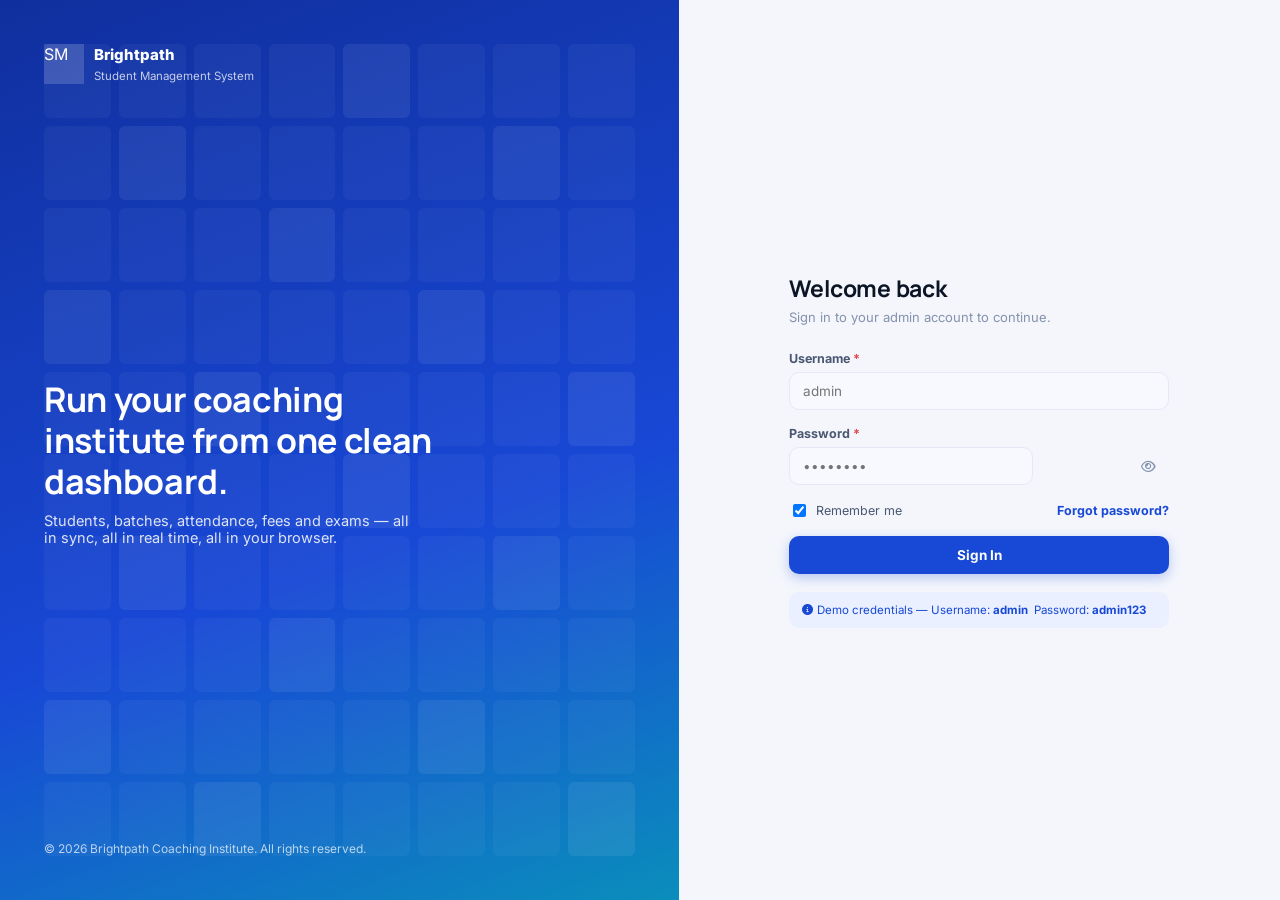
<file: index.html>
<!DOCTYPE html>
<html lang="en">
<head>
<meta charset="UTF-8">
<meta name="viewport" content="width=device-width, initial-scale=1.0">
<title>Student Management System</title>
<link rel="stylesheet" href="css/style.css">
</head>
<body>
<div class="page-loader">
  <div class="spinner dark"></div>
</div>
<script src="app.js"></script>
<script>
  // Entry point: send the user to the dashboard if logged in, else the login page.
  window.location.href = Auth.isLoggedIn() ? 'dashboard.html' : 'login.html';
</script>
</body>
</html>
</file>
<file: css/style.css>
/* =========================================================
   Student Management System — Core Stylesheet
   Design tokens: cobalt blue + white, mint accent, dark mode
   ========================================================= */

:root{
  /* --- Color tokens (light) --- */
  --primary:        #1848D6;
  --primary-dark:   #102F9E;
  --primary-light:  #EAF0FF;
  --accent:         #00C2A8;
  --accent-light:   #E3FBF6;
  --warn:           #F5A524;
  --warn-light:     #FFF6E5;
  --danger:         #E5484D;
  --danger-light:   #FDEBEC;
  --success:        #17B26A;
  --success-light:  #E8FAF1;

  --ink:            #0B1526;
  --ink-soft:       #4A5872;
  --ink-faint:      #8592AC;

  --bg:             #F4F6FC;
  --surface:        #FFFFFF;
  --surface-2:      #F8F9FE;
  --border:         #E4E9F5;
  --border-soft:    #EEF1F9;

  --radius-sm: 8px;
  --radius-md: 14px;
  --radius-lg: 20px;
  --radius-full: 999px;

  --shadow-sm: 0 1px 2px rgba(16,30,80,.06);
  --shadow-md: 0 6px 20px rgba(16,30,80,.08);
  --shadow-lg: 0 16px 40px rgba(16,30,80,.14);

  --font-display: 'Manrope', 'Segoe UI', sans-serif;
  --font-body: 'Inter', 'Segoe UI', sans-serif;
  --font-mono: 'JetBrains Mono', monospace;

  --sidebar-w: 258px;
  --sidebar-w-collapsed: 76px;
  --topbar-h: 68px;

  --transition: .22s cubic-bezier(.4,0,.2,1);
}

[data-theme="dark"]{
  --primary:        #4C7CFF;
  --primary-dark:   #6E97FF;
  --primary-light:  #16234A;
  --accent:         #29D6BC;
  --accent-light:   #0E2E2A;
  --warn-light:     #3A2C10;
  --danger-light:   #3A1618;
  --success-light:  #0F2E22;

  --ink:            #EAEFFC;
  --ink-soft:       #AAB6D3;
  --ink-faint:      #6C7896;

  --bg:             #0B1220;
  --surface:        #131C31;
  --surface-2:      #101828;
  --border:         #223051;
  --border-soft:    #1B2540;

  --shadow-sm: 0 1px 2px rgba(0,0,0,.3);
  --shadow-md: 0 6px 20px rgba(0,0,0,.35);
  --shadow-lg: 0 16px 40px rgba(0,0,0,.5);
}

*,*::before,*::after{ box-sizing:border-box; }
html{ scroll-behavior:smooth; }
body{
  margin:0;
  font-family:var(--font-body);
  background:var(--bg);
  color:var(--ink);
  -webkit-font-smoothing:antialiased;
  transition:background var(--transition), color var(--transition);
}
h1,h2,h3,h4,h5{ font-family:var(--font-display); margin:0; letter-spacing:-.01em; }
p{ margin:0; }
a{ color:inherit; text-decoration:none; }
ul{ list-style:none; margin:0; padding:0; }
button{ font-family:inherit; cursor:pointer; }
input,select,textarea{ font-family:inherit; }
img{ max-width:100%; display:block; }
::selection{ background:var(--primary-light); color:var(--primary); }

/* Respect reduced motion */
@media (prefers-reduced-motion: reduce){
  *{ animation-duration:.001ms !important; transition-duration:.001ms !important; }
}

/* Scrollbars */
::-webkit-scrollbar{ width:9px; height:9px; }
::-webkit-scrollbar-track{ background:transparent; }
::-webkit-scrollbar-thumb{ background:var(--border); border-radius:99px; }
::-webkit-scrollbar-thumb:hover{ background:var(--ink-faint); }

/* =========================================================
   Layout shell: sidebar + topbar + main
   ========================================================= */
.app-shell{ display:flex; min-height:100vh; }

.sidebar{
  width:var(--sidebar-w);
  flex-shrink:0;
  background:var(--surface);
  border-right:1px solid var(--border);
  display:flex; flex-direction:column;
  position:fixed; top:0; left:0; bottom:0;
  z-index:40;
  transition:transform var(--transition), width var(--transition);
}
.sidebar-brand{
  display:flex; align-items:center; gap:10px;
  padding:20px 20px 16px;
  border-bottom:1px solid var(--border-soft);
}
.sidebar-brand .brand-mark{
  width:38px; height:38px; border-radius:11px;
  background:linear-gradient(135deg,var(--primary),var(--accent));
  display:flex; align-items:center; justify-content:center;
  color:#fff; font-family:var(--font-display); font-weight:800; font-size:16px;
  flex-shrink:0;
}
.sidebar-brand .brand-text{ overflow:hidden; }
.sidebar-brand .brand-text strong{ display:block; font-size:15px; font-weight:800; white-space:nowrap; }
.sidebar-brand .brand-text span{ font-size:11.5px; color:var(--ink-faint); white-space:nowrap; }

.sidebar-nav{ flex:1; overflow-y:auto; padding:14px 12px; }
.nav-section-label{
  font-size:11px; text-transform:uppercase; letter-spacing:.08em;
  color:var(--ink-faint); font-weight:700; padding:14px 12px 6px;
}
.nav-link{
  display:flex; align-items:center; gap:12px;
  padding:10px 12px; border-radius:10px;
  color:var(--ink-soft); font-size:14px; font-weight:600;
  margin-bottom:2px; position:relative;
  transition:background var(--transition), color var(--transition);
}
.nav-link i{ width:19px; text-align:center; font-size:15px; flex-shrink:0; }
.nav-link:hover{ background:var(--surface-2); color:var(--ink); }
.nav-link.active{ background:var(--primary-light); color:var(--primary); }
.nav-link.active::before{
  content:''; position:absolute; left:-12px; top:50%; transform:translateY(-50%);
  width:4px; height:18px; border-radius:0 4px 4px 0; background:var(--primary);
}
.nav-link .badge-mini{
  margin-left:auto; background:var(--danger); color:#fff; font-size:10.5px;
  padding:1px 6px; border-radius:99px; font-weight:700;
}
.sidebar-footer{ padding:14px; border-top:1px solid var(--border-soft); }

.main-area{ flex:1; margin-left:var(--sidebar-w); min-width:0; transition:margin var(--transition); }

.topbar{
  height:var(--topbar-h); position:sticky; top:0; z-index:30;
  background:var(--surface); border-bottom:1px solid var(--border);
  display:flex; align-items:center; gap:16px; padding:0 24px;
  backdrop-filter:blur(8px);
}
.topbar .menu-toggle{
  display:none; background:none; border:none; font-size:18px; color:var(--ink-soft);
  width:36px; height:36px; border-radius:9px;
}
.topbar .menu-toggle:hover{ background:var(--surface-2); }
.topbar-title{ font-size:19px; font-weight:800; font-family:var(--font-display); }
.topbar-title span{ display:block; font-size:12px; font-weight:500; color:var(--ink-faint); font-family:var(--font-body); }

.topbar-search{
  margin-left:12px; flex:1; max-width:380px; position:relative; display:none;
}
.topbar-search input{
  width:100%; padding:9px 14px 9px 36px; border-radius:10px; border:1px solid var(--border);
  background:var(--surface-2); font-size:13.5px; color:var(--ink); outline:none;
  transition:border-color var(--transition), box-shadow var(--transition);
}
.topbar-search input:focus{ border-color:var(--primary); box-shadow:0 0 0 3px var(--primary-light); }
.topbar-search i{ position:absolute; left:12px; top:50%; transform:translateY(-50%); color:var(--ink-faint); font-size:13px; }

.topbar-actions{ margin-left:auto; display:flex; align-items:center; gap:8px; }
.icon-btn{
  width:38px; height:38px; border-radius:10px; border:1px solid var(--border);
  background:var(--surface); display:flex; align-items:center; justify-content:center;
  color:var(--ink-soft); font-size:15px; position:relative; transition:all var(--transition);
}
.icon-btn:hover{ background:var(--surface-2); color:var(--primary); border-color:var(--primary-light); }
.icon-btn .dot{
  position:absolute; top:6px; right:7px; width:8px; height:8px; border-radius:50%;
  background:var(--danger); border:2px solid var(--surface);
}
.user-chip{
  display:flex; align-items:center; gap:9px; padding:6px 10px 6px 6px;
  border-radius:99px; border:1px solid var(--border); cursor:pointer; background:var(--surface);
  transition:background var(--transition);
}
.user-chip:hover{ background:var(--surface-2); }
.user-avatar{
  width:30px; height:30px; border-radius:50%; background:linear-gradient(135deg,var(--primary),var(--accent));
  color:#fff; display:flex; align-items:center; justify-content:center; font-weight:700; font-size:12.5px;
  flex-shrink:0;
}
.user-chip .u-name{ font-size:13px; font-weight:700; line-height:1.1; }
.user-chip .u-role{ font-size:11px; color:var(--ink-faint); }

.content{ padding:26px; max-width:1440px; margin:0 auto; }

/* =========================================================
   Notification panel
   ========================================================= */
.notif-panel{
  position:fixed; top:calc(var(--topbar-h) + 8px); right:24px; width:360px; max-height:70vh;
  background:var(--surface); border:1px solid var(--border); border-radius:var(--radius-md);
  box-shadow:var(--shadow-lg); z-index:60; display:flex; flex-direction:column;
  opacity:0; visibility:hidden; transform:translateY(-8px) scale(.98); transform-origin:top right;
  transition:all var(--transition);
}
.notif-panel.open{ opacity:1; visibility:visible; transform:translateY(0) scale(1); }
.notif-head{ padding:16px 18px; border-bottom:1px solid var(--border-soft); display:flex; justify-content:space-between; align-items:center; }
.notif-head h4{ font-size:14.5px; }
.notif-head button{ background:none; border:none; font-size:12px; color:var(--primary); font-weight:700; }
.notif-list{ overflow-y:auto; padding:6px; }
.notif-item{ display:flex; gap:11px; padding:11px 12px; border-radius:10px; transition:background var(--transition); }
.notif-item:hover{ background:var(--surface-2); }
.notif-ico{ width:34px; height:34px; border-radius:9px; flex-shrink:0; display:flex; align-items:center; justify-content:center; font-size:13px; }
.notif-body p{ font-size:12.8px; font-weight:600; line-height:1.4; }
.notif-body span{ font-size:11px; color:var(--ink-faint); }

/* =========================================================
   Cards / Stat cards
   ========================================================= */
.grid{ display:grid; gap:18px; }
.grid-4{ grid-template-columns:repeat(4,1fr); }
.grid-3{ grid-template-columns:repeat(3,1fr); }
.grid-2{ grid-template-columns:repeat(2,1fr); }
@media (max-width:1100px){ .grid-4{grid-template-columns:repeat(2,1fr);} .grid-3{grid-template-columns:repeat(2,1fr);} }
@media (max-width:640px){ .grid-4,.grid-3,.grid-2{grid-template-columns:1fr;} }

.card{
  background:var(--surface); border:1px solid var(--border); border-radius:var(--radius-lg);
  padding:20px; box-shadow:var(--shadow-sm); animation:fadeUp .4s ease both;
}
@keyframes fadeUp{ from{opacity:0; transform:translateY(8px);} to{opacity:1; transform:translateY(0);} }

.stat-card{ display:flex; flex-direction:column; gap:12px; position:relative; overflow:hidden; }
.stat-card .stat-top{ display:flex; align-items:flex-start; justify-content:space-between; }
.stat-card .stat-ico{
  width:42px; height:42px; border-radius:12px; display:flex; align-items:center; justify-content:center; font-size:17px;
}
.stat-card .stat-value{ font-size:26px; font-weight:800; font-family:var(--font-display); }
.stat-card .stat-label{ font-size:12.5px; color:var(--ink-faint); font-weight:600; }
.trend{ font-size:11.5px; font-weight:700; display:inline-flex; align-items:center; gap:3px; padding:2px 7px; border-radius:99px; }
.trend.up{ color:var(--success); background:var(--success-light); }
.trend.down{ color:var(--danger); background:var(--danger-light); }

/* Signature: radial progress ring for "today's attendance" hero stat */
.ring-wrap{ position:relative; width:74px; height:74px; flex-shrink:0; }
.ring-wrap svg{ transform:rotate(-90deg); width:74px; height:74px; }
.ring-wrap circle{ fill:none; stroke-width:7; }
.ring-track{ stroke:var(--border-soft); }
.ring-value{ stroke:var(--accent); stroke-linecap:round; stroke-dasharray:198; stroke-dashoffset:198; animation:ringDraw 1.1s ease forwards .2s; }
@keyframes ringDraw{ to{ stroke-dashoffset:var(--ring-offset,60); } }
.ring-wrap .ring-label{ position:absolute; inset:0; display:flex; align-items:center; justify-content:center; font-size:14px; font-weight:800; font-family:var(--font-display); }

.card-head{ display:flex; align-items:center; justify-content:space-between; margin-bottom:16px; }
.card-head h3{ font-size:15.5px; }
.card-head .muted{ font-size:12px; color:var(--ink-faint); }

/* =========================================================
   Buttons
   ========================================================= */
.btn{
  display:inline-flex; align-items:center; justify-content:center; gap:8px;
  padding:10px 18px; border-radius:10px; font-size:13.5px; font-weight:700;
  border:1px solid transparent; transition:all var(--transition); white-space:nowrap;
}
.btn-primary{ background:var(--primary); color:#fff; box-shadow:0 4px 12px rgba(24,72,214,.28); }
.btn-primary:hover{ background:var(--primary-dark); transform:translateY(-1px); }
.btn-outline{ background:var(--surface); border-color:var(--border); color:var(--ink); }
.btn-outline:hover{ border-color:var(--primary); color:var(--primary); }
.btn-ghost{ background:transparent; color:var(--ink-soft); }
.btn-ghost:hover{ background:var(--surface-2); }
.btn-danger{ background:var(--danger); color:#fff; }
.btn-danger:hover{ background:#c93c40; }
.btn-sm{ padding:6px 12px; font-size:12.5px; border-radius:8px; }
.btn-icon{ width:36px; height:36px; padding:0; border-radius:9px; }
.btn:disabled{ opacity:.5; cursor:not-allowed; }
.btn-block{ width:100%; }

/* =========================================================
   Tables
   ========================================================= */
.table-wrap{ overflow-x:auto; border-radius:var(--radius-md); border:1px solid var(--border); }
table{ width:100%; border-collapse:collapse; min-width:640px; background:var(--surface); }
thead th{
  text-align:left; font-size:11.5px; text-transform:uppercase; letter-spacing:.05em;
  color:var(--ink-faint); font-weight:700; padding:13px 16px; background:var(--surface-2);
  border-bottom:1px solid var(--border); white-space:nowrap;
}
tbody td{ padding:13px 16px; font-size:13.5px; border-bottom:1px solid var(--border-soft); color:var(--ink); }
tbody tr:last-child td{ border-bottom:none; }
tbody tr{ transition:background var(--transition); }
tbody tr:hover{ background:var(--surface-2); }
.cell-main{ display:flex; align-items:center; gap:10px; }
.cell-avatar{
  width:34px; height:34px; border-radius:50%; background:var(--primary-light); color:var(--primary);
  display:flex; align-items:center; justify-content:center; font-weight:700; font-size:12px; flex-shrink:0; overflow:hidden;
}
.cell-avatar img{ width:100%; height:100%; object-fit:cover; }
.cell-title{ font-weight:700; font-size:13.5px; }
.cell-sub{ font-size:11.5px; color:var(--ink-faint); }
.row-actions{ display:flex; gap:6px; }

.badge{ display:inline-flex; align-items:center; gap:5px; font-size:11.5px; font-weight:700; padding:4px 10px; border-radius:99px; }
.badge-success{ background:var(--success-light); color:var(--success); }
.badge-warn{ background:var(--warn-light); color:var(--warn); }
.badge-danger{ background:var(--danger-light); color:var(--danger); }
.badge-primary{ background:var(--primary-light); color:var(--primary); }
.badge-gray{ background:var(--surface-2); color:var(--ink-faint); }

/* =========================================================
   Toolbar / filters / search / pagination
   ========================================================= */
.toolbar{ display:flex; flex-wrap:wrap; gap:10px; align-items:center; margin-bottom:16px; }
.search-box{ position:relative; flex:1; min-width:200px; max-width:320px; }
.search-box input{ width:100%; padding:9px 12px 9px 34px; border-radius:10px; border:1px solid var(--border); background:var(--surface); font-size:13px; outline:none; }
.search-box input:focus{ border-color:var(--primary); box-shadow:0 0 0 3px var(--primary-light); }
.search-box i{ position:absolute; left:11px; top:50%; transform:translateY(-50%); color:var(--ink-faint); font-size:12.5px; }
.select-filter{ padding:9px 30px 9px 12px; border-radius:10px; border:1px solid var(--border); background:var(--surface); font-size:13px; color:var(--ink); outline:none; }

.pagination{ display:flex; align-items:center; justify-content:space-between; margin-top:14px; flex-wrap:wrap; gap:10px; }
.pagination .muted{ font-size:12.5px; color:var(--ink-faint); }
.page-btns{ display:flex; gap:5px; }
.page-btns button{
  width:32px; height:32px; border-radius:8px; border:1px solid var(--border); background:var(--surface);
  font-size:12.5px; font-weight:700; color:var(--ink-soft);
}
.page-btns button.active{ background:var(--primary); color:#fff; border-color:var(--primary); }
.page-btns button:hover:not(.active){ border-color:var(--primary); color:var(--primary); }

/* =========================================================
   Forms
   ========================================================= */
.form-grid{ display:grid; grid-template-columns:1fr 1fr; gap:16px; }
@media (max-width:560px){ .form-grid{ grid-template-columns:1fr; } }
.form-field{ display:flex; flex-direction:column; gap:6px; }
.form-field.full{ grid-column:1/-1; }
.form-field label{ font-size:12.5px; font-weight:700; color:var(--ink-soft); }
.form-field .req{ color:var(--danger); }
.form-field input, .form-field select, .form-field textarea{
  padding:10px 13px; border-radius:10px; border:1px solid var(--border); background:var(--surface-2);
  font-size:13.5px; color:var(--ink); outline:none; transition:all var(--transition);
}
.form-field input:focus, .form-field select:focus, .form-field textarea:focus{
  border-color:var(--primary); background:var(--surface); box-shadow:0 0 0 3px var(--primary-light);
}
.form-field .error-text{ font-size:11.5px; color:var(--danger); display:none; }
.form-field.invalid input, .form-field.invalid select, .form-field.invalid textarea{ border-color:var(--danger); background:var(--danger-light); }
.form-field.invalid .error-text{ display:block; }
.field-hint{ font-size:11px; color:var(--ink-faint); }

.upload-box{
  border:1.5px dashed var(--border); border-radius:12px; padding:16px; text-align:center;
  cursor:pointer; transition:all var(--transition); background:var(--surface-2);
}
.upload-box:hover{ border-color:var(--primary); }
.upload-box i{ font-size:20px; color:var(--ink-faint); margin-bottom:6px; }
.upload-box p{ font-size:12px; color:var(--ink-faint); }
.avatar-preview{ width:64px; height:64px; border-radius:50%; object-fit:cover; margin:0 auto 8px; border:2px solid var(--border); }

/* =========================================================
   Modals
   ========================================================= */
.modal-overlay{
  position:fixed; inset:0; background:rgba(9,15,30,.5); backdrop-filter:blur(3px);
  display:flex; align-items:center; justify-content:center; z-index:100; padding:20px;
  opacity:0; visibility:hidden; transition:all var(--transition);
}
.modal-overlay.open{ opacity:1; visibility:visible; }
.modal{
  background:var(--surface); border-radius:var(--radius-lg); width:100%; max-width:560px;
  max-height:88vh; display:flex; flex-direction:column; box-shadow:var(--shadow-lg);
  transform:scale(.94) translateY(10px); transition:transform var(--transition);
}
.modal-overlay.open .modal{ transform:scale(1) translateY(0); }
.modal.modal-lg{ max-width:760px; }
.modal.modal-sm{ max-width:400px; }
.modal-head{ padding:18px 22px; border-bottom:1px solid var(--border-soft); display:flex; justify-content:space-between; align-items:center; }
.modal-head h3{ font-size:16.5px; }
.modal-close{ width:32px; height:32px; border-radius:9px; border:none; background:var(--surface-2); color:var(--ink-soft); font-size:14px; }
.modal-close:hover{ background:var(--danger-light); color:var(--danger); }
.modal-body{ padding:22px; overflow-y:auto; }
.modal-foot{ padding:16px 22px; border-top:1px solid var(--border-soft); display:flex; justify-content:flex-end; gap:10px; }

/* =========================================================
   Toasts
   ========================================================= */
.toast-stack{ position:fixed; bottom:22px; right:22px; z-index:200; display:flex; flex-direction:column; gap:10px; }
.toast{
  min-width:280px; max-width:340px; background:var(--surface); border:1px solid var(--border); border-left:4px solid var(--primary);
  border-radius:11px; padding:13px 15px; box-shadow:var(--shadow-lg); display:flex; gap:11px; align-items:flex-start;
  animation:toastIn .3s ease both;
}
@keyframes toastIn{ from{opacity:0; transform:translateX(30px);} to{opacity:1; transform:translateX(0);} }
.toast.hide{ animation:toastOut .25s ease forwards; }
@keyframes toastOut{ to{opacity:0; transform:translateX(30px);} }
.toast.success{ border-left-color:var(--success); }
.toast.error{ border-left-color:var(--danger); }
.toast.warn{ border-left-color:var(--warn); }
.toast i{ font-size:15px; margin-top:1px; }
.toast.success i{ color:var(--success); }
.toast.error i{ color:var(--danger); }
.toast.warn i{ color:var(--warn); }
.toast .t-title{ font-size:13px; font-weight:700; }
.toast .t-msg{ font-size:12px; color:var(--ink-faint); margin-top:2px; }
.toast .t-close{ margin-left:auto; background:none; border:none; color:var(--ink-faint); font-size:12px; }

/* Confirm dialog reuses modal-sm */
.confirm-icon{ width:52px; height:52px; border-radius:50%; background:var(--danger-light); color:var(--danger); display:flex; align-items:center; justify-content:center; font-size:20px; margin-bottom:12px; }

/* =========================================================
   Loading / skeleton / spinner
   ========================================================= */
.spinner{ width:18px; height:18px; border:2.5px solid rgba(255,255,255,.4); border-top-color:#fff; border-radius:50%; animation:spin .7s linear infinite; }
.spinner.dark{ border-color:var(--border); border-top-color:var(--primary); }
@keyframes spin{ to{ transform:rotate(360deg); } }
.page-loader{ position:fixed; inset:0; background:var(--bg); z-index:9999; display:flex; align-items:center; justify-content:center; transition:opacity .3s ease; }
.page-loader .spinner{ width:34px; height:34px; border-width:3.5px; }

.skeleton{ background:linear-gradient(90deg,var(--surface-2) 25%,var(--border-soft) 37%,var(--surface-2) 63%); background-size:400% 100%; animation:skeleton 1.4s ease infinite; border-radius:8px; }
@keyframes skeleton{ 0%{background-position:100% 50%;} 100%{background-position:0 50%;} }

/* =========================================================
   Login page
   ========================================================= */
.login-shell{ min-height:100vh; display:flex; }
.login-visual{
  flex:1.1; position:relative; background:linear-gradient(160deg,var(--primary-dark),var(--primary) 60%,var(--accent) 130%);
  display:flex; flex-direction:column; justify-content:space-between; padding:44px; color:#fff; overflow:hidden;
}
.login-visual .lv-top{ display:flex; align-items:center; gap:10px; position:relative; z-index:2; }
.login-visual .lv-top .brand-mark{ background:rgba(255,255,255,.16); }
.login-visual h1{ font-size:34px; line-height:1.2; max-width:420px; position:relative; z-index:2; }
.login-visual p.lead{ font-size:14.5px; opacity:.85; margin-top:10px; max-width:380px; position:relative; z-index:2; }
.login-visual .lv-foot{ font-size:12px; opacity:.7; position:relative; z-index:2; }

/* signature: animated timetable mosaic */
.mosaic{ position:absolute; inset:0; display:grid; grid-template-columns:repeat(8,1fr); grid-template-rows:repeat(10,1fr); gap:8px; padding:44px; opacity:.5; }
.mosaic span{ background:rgba(255,255,255,.08); border-radius:6px; animation:tilePulse 4.5s ease-in-out infinite; }
.mosaic span:nth-child(3n){ animation-delay:.6s; } .mosaic span:nth-child(5n){ animation-delay:1.2s; background:rgba(255,255,255,.14); }
.mosaic span:nth-child(7n){ animation-delay:1.8s; } .mosaic span:nth-child(4n){ animation-delay:2.4s; }
@keyframes tilePulse{ 0%,100%{ opacity:.35; } 50%{ opacity:.95; } }

.login-form-side{ flex:1; display:flex; align-items:center; justify-content:center; padding:32px; background:var(--bg); }
.login-card{ width:100%; max-width:380px; }
.login-card .lc-head{ margin-bottom:26px; }
.login-card .lc-head h2{ font-size:23px; }
.login-card .lc-head p{ font-size:13px; color:var(--ink-faint); margin-top:5px; }
.login-card form{ display:flex; flex-direction:column; gap:16px; }
.pw-wrap{ position:relative; }
.pw-wrap i.toggle-pw{ position:absolute; right:13px; top:50%; transform:translateY(-50%); color:var(--ink-faint); font-size:13px; cursor:pointer; }
.remember-row{ display:flex; align-items:center; justify-content:space-between; font-size:12.5px; }
.remember-row label{ display:flex; align-items:center; gap:7px; color:var(--ink-soft); cursor:pointer; }
.login-demo-hint{ margin-top:18px; padding:11px 13px; background:var(--primary-light); border-radius:10px; font-size:11.5px; color:var(--primary); }

/* =========================================================
   Misc utility
   ========================================================= */
.flex{ display:flex; } .items-center{ align-items:center; } .justify-between{ justify-content:space-between; }
.gap-8{ gap:8px; } .gap-12{ gap:12px; } .mt-8{ margin-top:8px; } .mt-16{ margin-top:16px; } .mb-16{ margin-bottom:16px; }
.muted{ color:var(--ink-faint); } .text-sm{ font-size:12.5px; } .fw-700{ font-weight:700; }
.empty-state{ text-align:center; padding:50px 20px; color:var(--ink-faint); }
.empty-state i{ font-size:34px; margin-bottom:10px; display:block; color:var(--border); }
.empty-state h4{ color:var(--ink); font-size:15px; margin-bottom:4px; }
.section-title{ font-size:20px; margin-bottom:4px; }
.section-sub{ font-size:13px; color:var(--ink-faint); margin-bottom:20px; }
.progress-bar{ width:100%; height:7px; background:var(--border-soft); border-radius:99px; overflow:hidden; }
.progress-bar > span{ display:block; height:100%; background:linear-gradient(90deg,var(--primary),var(--accent)); border-radius:99px; transition:width .5s ease; }
.tab-row{ display:flex; gap:6px; border-bottom:1px solid var(--border); margin-bottom:18px; overflow-x:auto; }
.tab-btn{ padding:10px 16px; font-size:13px; font-weight:700; color:var(--ink-faint); border-bottom:2px solid transparent; white-space:nowrap; }
.tab-btn.active{ color:var(--primary); border-color:var(--primary); }
.chip-group{ display:flex; gap:8px; flex-wrap:wrap; }
.chip{ padding:7px 14px; border-radius:99px; border:1px solid var(--border); font-size:12.5px; font-weight:700; color:var(--ink-soft); background:var(--surface); }
.chip.active{ background:var(--primary); color:#fff; border-color:var(--primary); }

/* =========================================================
   Responsive: sidebar collapse / mobile
   ========================================================= */
.sidebar-overlay{ display:none; position:fixed; inset:0; background:rgba(9,15,30,.45); z-index:39; }
.sidebar-overlay.open{ display:block; }

@media (max-width:1024px){
  .sidebar{ transform:translateX(-100%); }
  .sidebar.open{ transform:translateX(0); }
  .main-area{ margin-left:0; }
  .topbar .menu-toggle{ display:flex; align-items:center; justify-content:center; }
  .topbar-search{ display:none; }
}
@media (max-width:640px){
  .content{ padding:16px; }
  .topbar{ padding:0 14px; gap:10px; }
  .topbar-title{ font-size:16px; }
  .user-chip .u-name, .user-chip .u-role{ display:none; }
  .login-visual{ display:none; }
  .modal{ max-height:94vh; }
  .notif-panel{ right:10px; left:10px; width:auto; }
}

/* Print styles for reports */
@media print{
  .sidebar, .topbar, .toolbar, .row-actions, .pagination, .no-print{ display:none !important; }
  .main-area{ margin-left:0 !important; }
  body{ background:#fff; }
  .card{ box-shadow:none; border:1px solid #ccc; }
}
</file>
